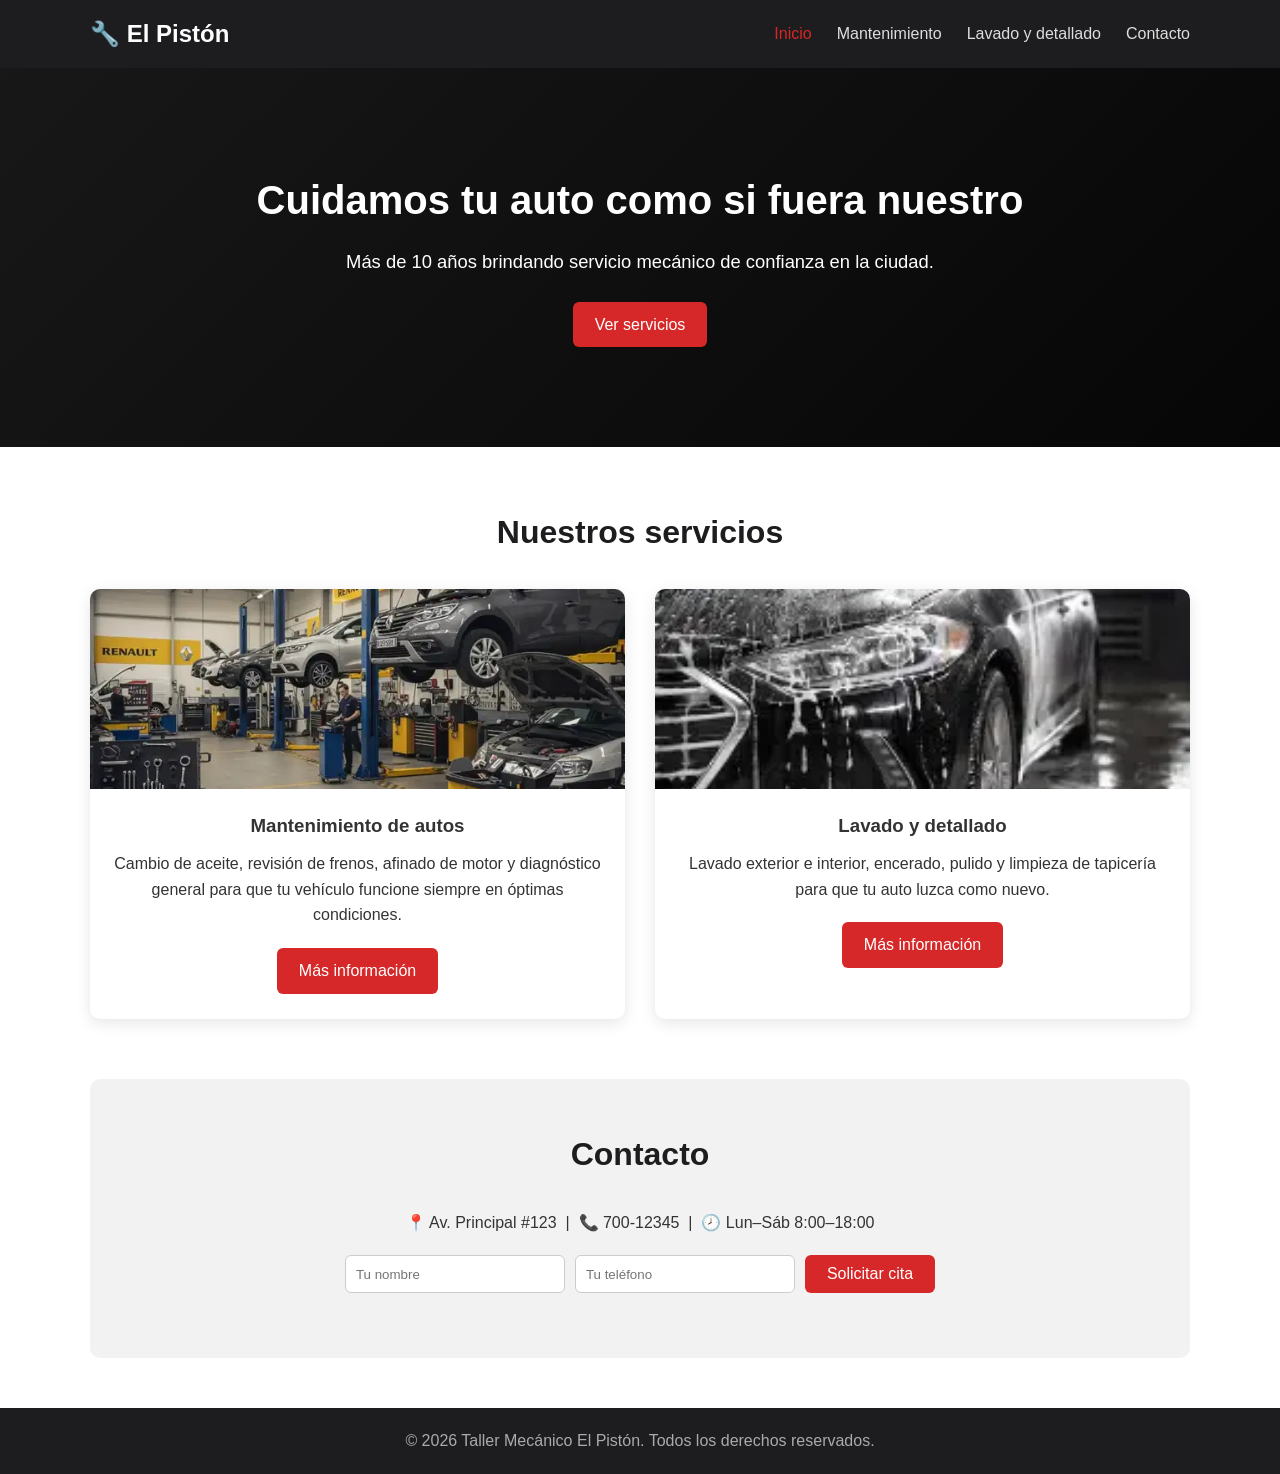
<file: index.html>
<!DOCTYPE html>
<html lang="es">
<head>
  <meta charset="UTF-8">
  <meta name="viewport" content="width=device-width, initial-scale=1.0">
  <title>Taller Mecánico "El Pistón" | Inicio</title>
  <link rel="stylesheet" href="style.css">
</head>
<body>
  <header class="header">
    <div class="contenedor nav">
      <a href="index.html" class="logo">🔧 El Pistón</a>
      <button class="menu-toggle" id="menuToggle" aria-label="Abrir menú">☰</button>
      <nav>
        <ul class="menu" id="menu">
          <li><a href="index.html" class="activo">Inicio</a></li>
          <li><a href="mantenimiento.html">Mantenimiento</a></li>
          <li><a href="lavado.html">Lavado y detallado</a></li>
          <li><a href="#contacto">Contacto</a></li>
        </ul>
      </nav>
    </div>
  </header>

  <section class="hero">
    <div class="contenedor">
      <h1>Cuidamos tu auto como si fuera nuestro</h1>
      <p>Más de 10 años brindando servicio mecánico de confianza en la ciudad.</p>
      <a href="#servicios" class="boton">Ver servicios</a>
    </div>
  </section>

  <main class="contenedor">
    <section id="servicios" class="seccion">
      <h2>Nuestros servicios</h2>
      <div class="tarjetas">
        <article class="tarjeta">
          <img src="img/mantenimiento.webp" alt="Mantenimiento de autos">
          <h3>Mantenimiento de autos</h3>
          <p>Cambio de aceite, revisión de frenos, afinado de motor y diagnóstico general para que tu vehículo funcione siempre en óptimas condiciones.</p>
          <a href="mantenimiento.html" class="boton">Más información</a>
        </article>
        <article class="tarjeta">
          <img src="img/lavado.webp" alt="Lavado y detallado">
          <h3>Lavado y detallado</h3>
          <p>Lavado exterior e interior, encerado, pulido y limpieza de tapicería para que tu auto luzca como nuevo.</p>
          <a href="lavado.html" class="boton">Más información</a>
        </article>
      </div>
    </section>

    <section id="contacto" class="seccion contacto">
      <h2>Contacto</h2>
      <p>📍 Av. Principal #123 &nbsp;|&nbsp; 📞 700-12345 &nbsp;|&nbsp; 🕗 Lun–Sáb 8:00–18:00</p>
      <form id="formContacto" class="formulario">
        <input type="text" id="nombre" placeholder="Tu nombre" required>
        <input type="tel" id="telefono" placeholder="Tu teléfono" required>
        <button type="submit" class="boton">Solicitar cita</button>
      </form>
      <p id="mensaje" class="mensaje"></p>
    </section>
  </main>

  <footer class="footer">
    <p>&copy; <span id="anio"></span> Taller Mecánico El Pistón. Todos los derechos reservados.</p>
  </footer>

  <script src="script.js"></script>
</body>
</html>
</file>
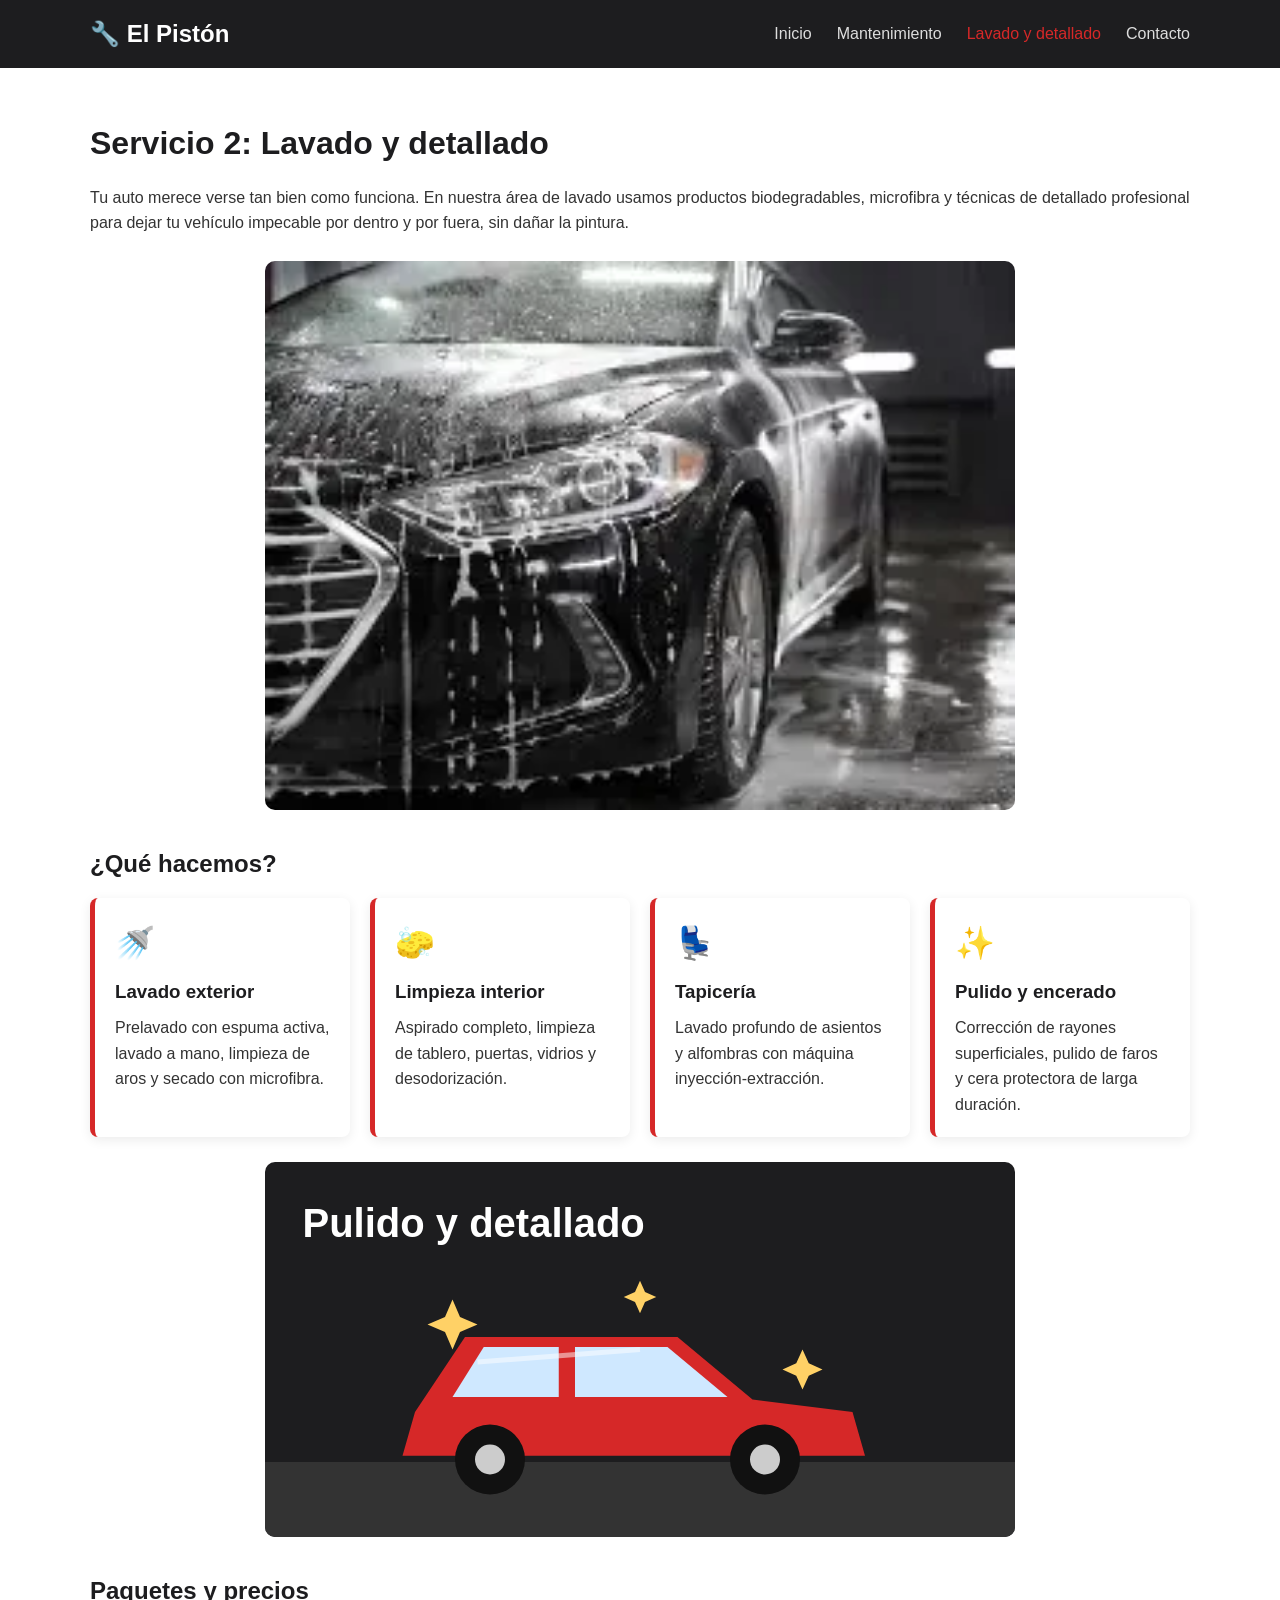
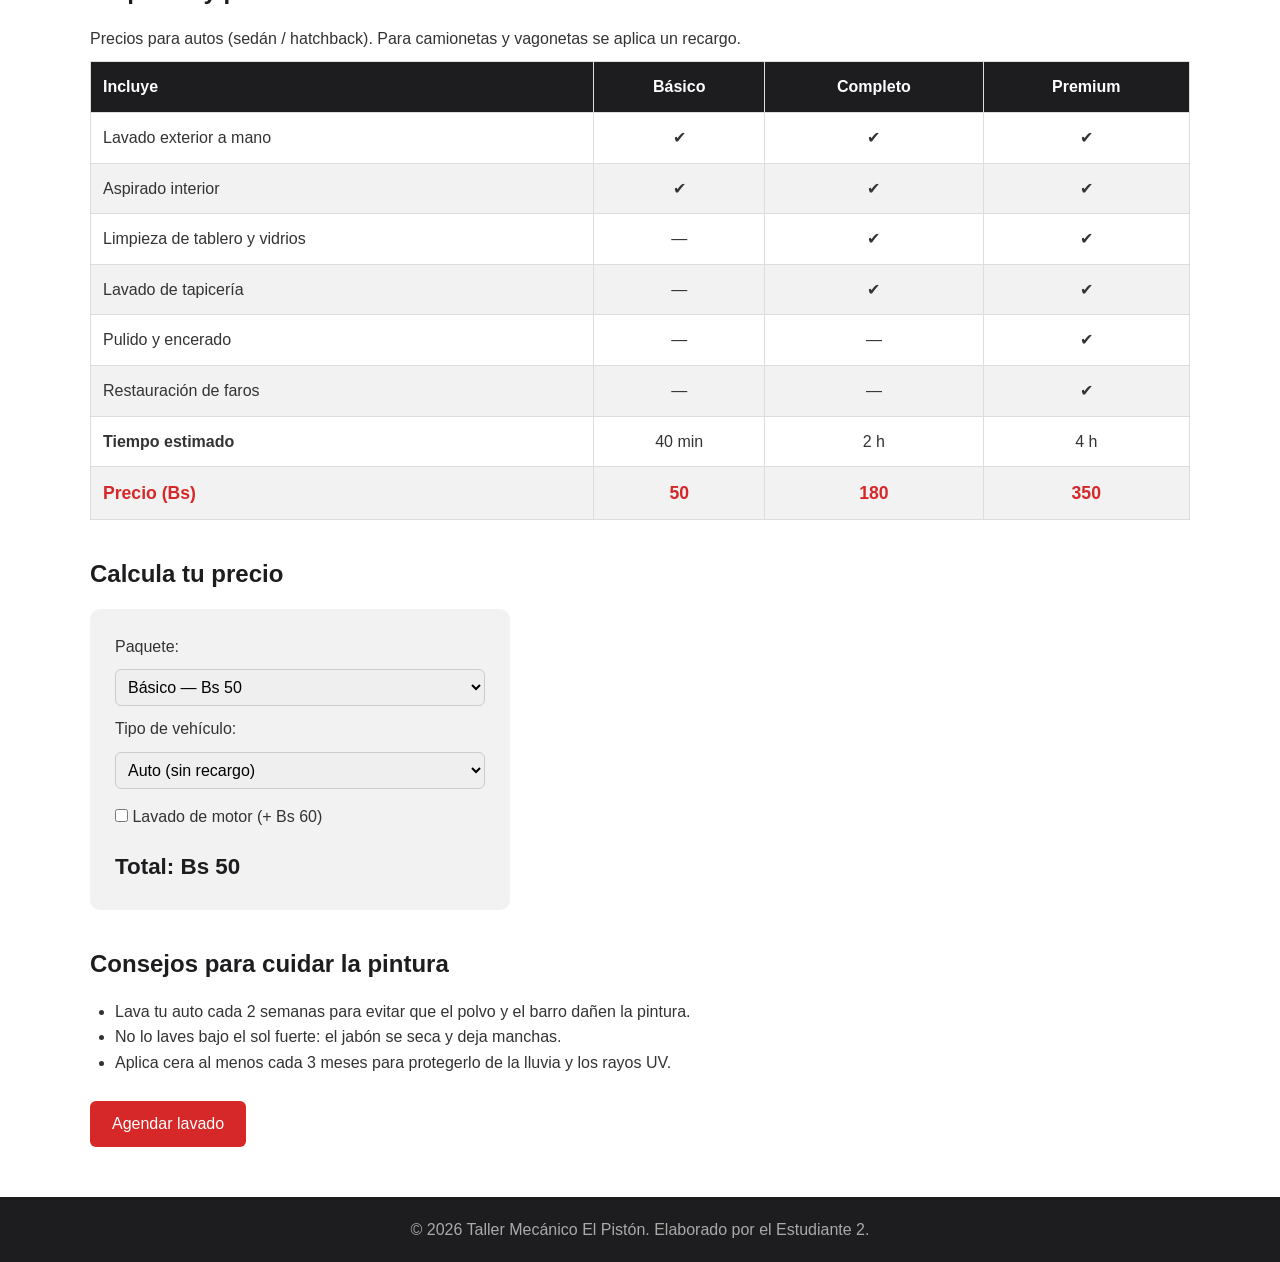
<file: lavado.html>
<!DOCTYPE html>
<html lang="es">
<head>
  <meta charset="UTF-8">
  <meta name="viewport" content="width=device-width, initial-scale=1.0">
  <title>Lavado y detallado | El Pistón</title>
  <link rel="stylesheet" href="style.css">
  <link rel="stylesheet" href="lavado.css">
</head>
<body>
  <header class="header">
    <div class="contenedor nav">
      <a href="index.html" class="logo">🔧 El Pistón</a>
      <button class="menu-toggle" id="menuToggle" aria-label="Abrir menú">☰</button>
      <nav>
        <ul class="menu" id="menu">
          <li><a href="index.html">Inicio</a></li>
          <li><a href="mantenimiento.html">Mantenimiento</a></li>
          <li><a href="lavado.html" class="activo">Lavado y detallado</a></li>
          <li><a href="index.html#contacto">Contacto</a></li>
        </ul>
      </nav>
    </div>
  </header>

  <main class="contenedor detalle">
    <h1>Servicio 2: Lavado y detallado</h1>
    <p>Tu auto merece verse tan bien como funciona. En nuestra área de lavado usamos productos biodegradables, microfibra y técnicas de detallado profesional para dejar tu vehículo impecable por dentro y por fuera, sin dañar la pintura.</p>

    <img src="img/lavado.webp" alt="Auto recibiendo lavado con espuma" class="principal">

    <h2>¿Qué hacemos?</h2>
    <div class="servicios-lavado">
      <article class="item-lavado">
        <span class="icono">🚿</span>
        <h3>Lavado exterior</h3>
        <p>Prelavado con espuma activa, lavado a mano, limpieza de aros y secado con microfibra.</p>
      </article>
      <article class="item-lavado">
        <span class="icono">🧽</span>
        <h3>Limpieza interior</h3>
        <p>Aspirado completo, limpieza de tablero, puertas, vidrios y desodorización.</p>
      </article>
      <article class="item-lavado">
        <span class="icono">💺</span>
        <h3>Tapicería</h3>
        <p>Lavado profundo de asientos y alfombras con máquina inyección-extracción.</p>
      </article>
      <article class="item-lavado">
        <span class="icono">✨</span>
        <h3>Pulido y encerado</h3>
        <p>Corrección de rayones superficiales, pulido de faros y cera protectora de larga duración.</p>
      </article>
    </div>

    <img src="img/detallado.svg" alt="Auto pulido y brillante después del detallado" class="principal">

    <h2>Paquetes y precios</h2>
    <p>Precios para autos (sedán / hatchback). Para camionetas y vagonetas se aplica un recargo.</p>
    <table>
      <thead>
        <tr><th>Incluye</th><th>Básico</th><th>Completo</th><th>Premium</th></tr>
      </thead>
      <tbody>
        <tr><td>Lavado exterior a mano</td><td>✔</td><td>✔</td><td>✔</td></tr>
        <tr><td>Aspirado interior</td><td>✔</td><td>✔</td><td>✔</td></tr>
        <tr><td>Limpieza de tablero y vidrios</td><td>—</td><td>✔</td><td>✔</td></tr>
        <tr><td>Lavado de tapicería</td><td>—</td><td>✔</td><td>✔</td></tr>
        <tr><td>Pulido y encerado</td><td>—</td><td>—</td><td>✔</td></tr>
        <tr><td>Restauración de faros</td><td>—</td><td>—</td><td>✔</td></tr>
        <tr><td><strong>Tiempo estimado</strong></td><td>40 min</td><td>2 h</td><td>4 h</td></tr>
        <tr class="fila-precio"><td><strong>Precio (Bs)</strong></td><td>50</td><td>180</td><td>350</td></tr>
      </tbody>
    </table>

    <h2>Calcula tu precio</h2>
    <div class="calculadora">
      <label for="paquete">Paquete:</label>
      <select id="paquete">
        <option value="50">Básico — Bs 50</option>
        <option value="180">Completo — Bs 180</option>
        <option value="350">Premium — Bs 350</option>
      </select>

      <label for="vehiculo">Tipo de vehículo:</label>
      <select id="vehiculo">
        <option value="1">Auto (sin recargo)</option>
        <option value="1.2">Vagoneta / SUV (+20%)</option>
        <option value="1.4">Camioneta (+40%)</option>
      </select>

      <label class="extra"><input type="checkbox" id="motor" value="60"> Lavado de motor (+ Bs 60)</label>

      <p class="resultado">Total: Bs <span id="totalLavado">50</span></p>
    </div>

    <h2>Consejos para cuidar la pintura</h2>
    <ul>
      <li>Lava tu auto cada 2 semanas para evitar que el polvo y el barro dañen la pintura.</li>
      <li>No lo laves bajo el sol fuerte: el jabón se seca y deja manchas.</li>
      <li>Aplica cera al menos cada 3 meses para protegerlo de la lluvia y los rayos UV.</li>
    </ul>
    <br>
    <a href="index.html#contacto" class="boton">Agendar lavado</a>
  </main>

  <footer class="footer">
    <p>&copy; <span id="anio"></span> Taller Mecánico El Pistón. Elaborado por el Estudiante 2.</p>
  </footer>

  <script src="script.js"></script>
  <script src="lavado.js"></script>
</body>
</html>
</file>
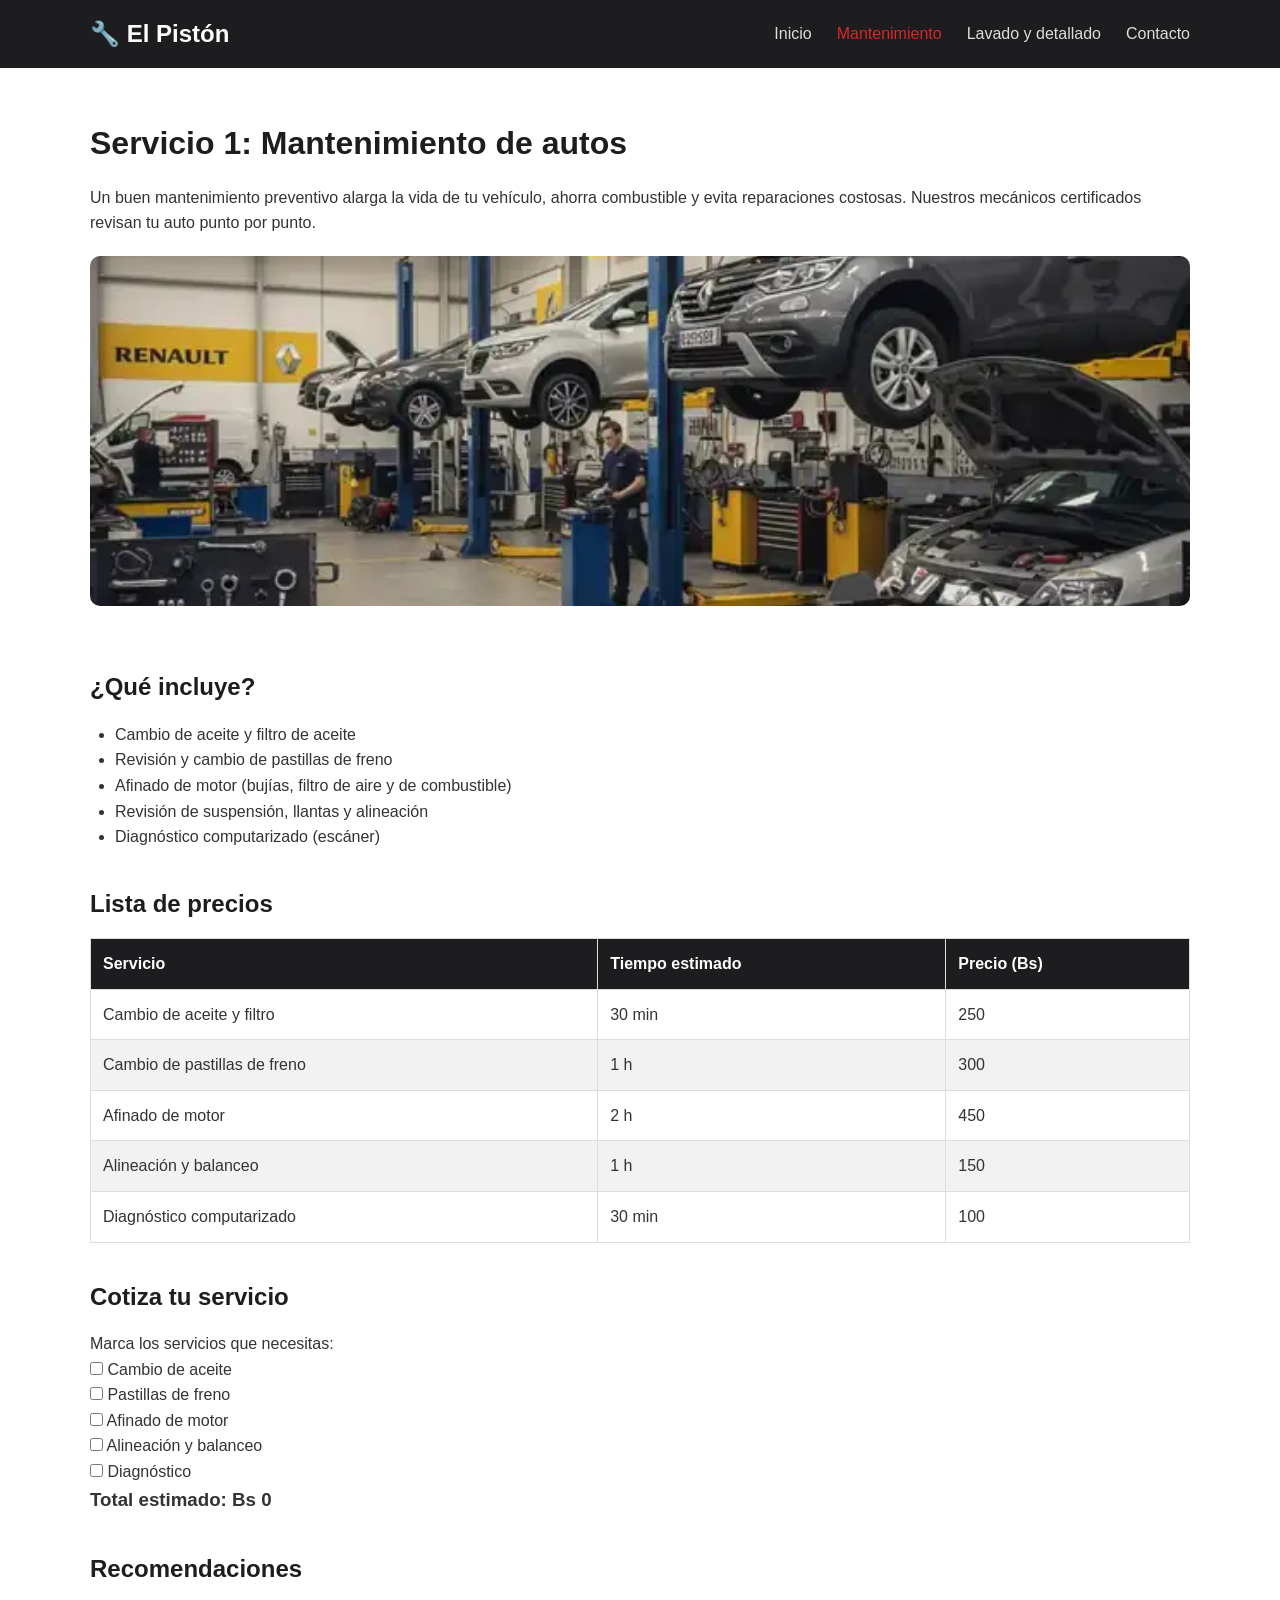
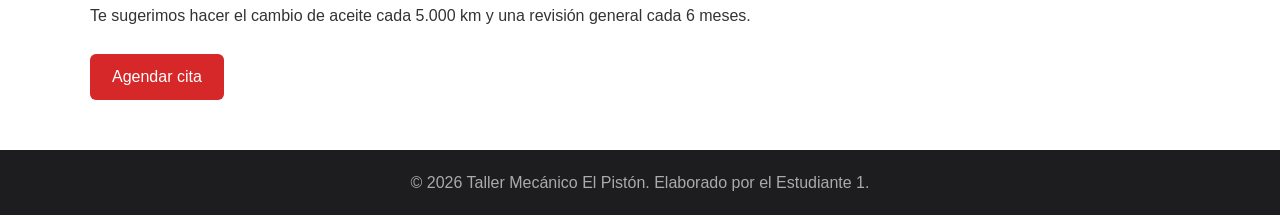
<file: mantenimiento.html>
<!DOCTYPE html>
<html lang="es">
<head>
  <meta charset="UTF-8">
  <meta name="viewport" content="width=device-width, initial-scale=1.0">
  <title>Mantenimiento de autos | El Pistón</title>
  <link rel="stylesheet" href="style.css">
</head>
<body>
  <header class="header">
    <div class="contenedor nav">
      <a href="index.html" class="logo">🔧 El Pistón</a>
      <button class="menu-toggle" id="menuToggle" aria-label="Abrir menú">☰</button>
      <nav>
        <ul class="menu" id="menu">
          <li><a href="index.html">Inicio</a></li>
          <li><a href="mantenimiento.html" class="activo">Mantenimiento</a></li>
          <li><a href="lavado.html">Lavado y detallado</a></li>
          <li><a href="index.html#contacto">Contacto</a></li>
        </ul>
      </nav>
    </div>
  </header>

  <main class="contenedor detalle">
    <h1>Servicio 1: Mantenimiento de autos</h1>
    <p>Un buen mantenimiento preventivo alarga la vida de tu vehículo, ahorra combustible y evita reparaciones costosas. Nuestros mecánicos certificados revisan tu auto punto por punto.</p>

    <img src="img/mantenimiento.webp" alt="Mecánico revisando un auto" class="principal">

    <h2>¿Qué incluye?</h2>
    <ul>
      <li>Cambio de aceite y filtro de aceite</li>
      <li>Revisión y cambio de pastillas de freno</li>
      <li>Afinado de motor (bujías, filtro de aire y de combustible)</li>
      <li>Revisión de suspensión, llantas y alineación</li>
      <li>Diagnóstico computarizado (escáner)</li>
    </ul>

    <h2>Lista de precios</h2>
    <table>
      <thead>
        <tr><th>Servicio</th><th>Tiempo estimado</th><th>Precio (Bs)</th></tr>
      </thead>
      <tbody>
        <tr><td>Cambio de aceite y filtro</td><td>30 min</td><td>250</td></tr>
        <tr><td>Cambio de pastillas de freno</td><td>1 h</td><td>300</td></tr>
        <tr><td>Afinado de motor</td><td>2 h</td><td>450</td></tr>
        <tr><td>Alineación y balanceo</td><td>1 h</td><td>150</td></tr>
        <tr><td>Diagnóstico computarizado</td><td>30 min</td><td>100</td></tr>
      </tbody>
    </table>

    <h2>Cotiza tu servicio</h2>
    <p>Marca los servicios que necesitas:</p>
    <p>
      <label><input type="checkbox" class="servicio-check" value="250"> Cambio de aceite</label><br>
      <label><input type="checkbox" class="servicio-check" value="300"> Pastillas de freno</label><br>
      <label><input type="checkbox" class="servicio-check" value="450"> Afinado de motor</label><br>
      <label><input type="checkbox" class="servicio-check" value="150"> Alineación y balanceo</label><br>
      <label><input type="checkbox" class="servicio-check" value="100"> Diagnóstico</label>
    </p>
    <h3>Total estimado: Bs <span id="total">0</span></h3>

    <h2>Recomendaciones</h2>
    <p>Te sugerimos hacer el cambio de aceite cada 5.000 km y una revisión general cada 6 meses.</p>
    <br>
    <a href="index.html#contacto" class="boton">Agendar cita</a>
  </main>

  <footer class="footer">
    <p>&copy; <span id="anio"></span> Taller Mecánico El Pistón. Elaborado por el Estudiante 1.</p>
  </footer>

  <script src="script.js"></script>
</body>
</html>
</file>
<file: style.css>
* { margin: 0; padding: 0; box-sizing: border-box; }

:root {
  --rojo: #d62828;
  --oscuro: #1d1d1f;
  --gris: #f2f2f2;
  --texto: #333;
}

body {
  font-family: "Segoe UI", Arial, sans-serif;
  color: var(--texto);
  line-height: 1.6;
}

.contenedor { width: 90%; max-width: 1100px; margin: 0 auto; }

/* ===== Menú ===== */
.header { background: var(--oscuro); position: sticky; top: 0; z-index: 10; }
.nav { display: flex; justify-content: space-between; align-items: center; padding: 15px 0; }
.logo { color: #fff; font-size: 1.5rem; font-weight: bold; text-decoration: none; }
.menu { list-style: none; display: flex; gap: 25px; }
.menu a { color: #ddd; text-decoration: none; transition: color .3s; }
.menu a:hover, .menu a.activo { color: var(--rojo); }
.menu-toggle { display: none; background: none; border: none; color: #fff; font-size: 1.8rem; cursor: pointer; }

/* ===== Portada ===== */
.hero {
  background: linear-gradient(rgba(0,0,0,.65), rgba(0,0,0,.65)), linear-gradient(135deg, #444, #111);
  color: #fff; text-align: center; padding: 100px 0;
}
.hero h1 { font-size: 2.5rem; margin-bottom: 15px; }
.hero p { margin-bottom: 25px; font-size: 1.15rem; }

.boton {
  display: inline-block; background: var(--rojo); color: #fff; padding: 10px 22px;
  border: none; border-radius: 6px; text-decoration: none; cursor: pointer; font-size: 1rem;
  transition: background .3s;
}
.boton:hover { background: #a61e1e; }

/* ===== Secciones ===== */
.seccion { padding: 60px 0; text-align: center; }
.seccion h2 { font-size: 2rem; margin-bottom: 30px; color: var(--oscuro); }

.tarjetas { display: grid; grid-template-columns: repeat(auto-fit, minmax(280px, 1fr)); gap: 30px; }
.tarjeta {
  background: #fff; border-radius: 10px; box-shadow: 0 4px 15px rgba(0,0,0,.1);
  overflow: hidden; padding-bottom: 25px; transition: transform .3s;
}
.tarjeta:hover { transform: translateY(-6px); }
.tarjeta img { width: 100%; height: 200px; object-fit: cover; background: var(--gris); }
.tarjeta h3 { margin: 15px 0 10px; }
.tarjeta p { padding: 0 20px 20px; }

/* ===== Páginas de servicio ===== */
.detalle { padding: 50px 0; }
.detalle h1 { color: var(--oscuro); margin-bottom: 15px; }
.detalle h2 { margin: 35px 0 15px; color: var(--oscuro); }
.detalle img.principal { width: 100%; max-height: 350px; object-fit: cover; border-radius: 10px; margin: 20px 0; }
.detalle ul { margin-left: 25px; }

table { width: 100%; border-collapse: collapse; margin-top: 10px; }
th, td { padding: 12px; border: 1px solid #ddd; text-align: left; }
th { background: var(--oscuro); color: #fff; }
tr:nth-child(even) { background: var(--gris); }

/* ===== Contacto ===== */
.contacto { background: var(--gris); border-radius: 10px; padding: 50px 20px; margin-bottom: 50px; }
.formulario { display: flex; flex-wrap: wrap; gap: 10px; justify-content: center; margin-top: 20px; }
.formulario input { padding: 10px; border: 1px solid #ccc; border-radius: 6px; min-width: 220px; }
.mensaje { margin-top: 15px; font-weight: bold; color: green; }

/* ===== Pie ===== */
.footer { background: var(--oscuro); color: #aaa; text-align: center; padding: 20px 0; }

/* ===== Responsive ===== */
@media (max-width: 768px) {
  .menu-toggle { display: block; }
  .menu { display: none; flex-direction: column; position: absolute; top: 60px; right: 0; left: 0;
          background: var(--oscuro); padding: 20px; text-align: center; }
  .menu.abierto { display: flex; }
  .hero h1 { font-size: 1.8rem; }
}
</file>
<file: lavado.css>
/* ===== Estilos propios de la página Lavado y detallado (Estudiante 2) ===== */
.servicios-lavado {
  display: grid;
  grid-template-columns: repeat(auto-fit, minmax(220px, 1fr));
  gap: 20px;
}
.item-lavado {
  background: #fff;
  border-left: 5px solid var(--rojo);
  border-radius: 8px;
  box-shadow: 0 3px 12px rgba(0,0,0,.08);
  padding: 20px;
  transition: transform .3s;
}
.item-lavado:hover { transform: translateY(-4px); }
.item-lavado .icono { font-size: 2rem; }
.item-lavado h3 { margin: 8px 0; color: var(--oscuro); }

.fila-precio td { font-size: 1.1rem; color: var(--rojo); font-weight: bold; }
td:not(:first-child), th:not(:first-child) { text-align: center; }

.calculadora {
  background: var(--gris);
  border-radius: 10px;
  padding: 25px;
  display: grid;
  gap: 10px;
  max-width: 420px;
}
.calculadora select { padding: 8px; border: 1px solid #ccc; border-radius: 6px; font-size: 1rem; }
.calculadora .extra { margin-top: 5px; }
.calculadora .resultado { font-size: 1.4rem; font-weight: bold; color: var(--oscuro); margin-top: 10px; }

/* Mostrar las imágenes completas (sin recortar el texto del SVG) */
.detalle img.principal { max-height: none; height: auto; max-width: 750px; display: block; margin: 25px auto; }
</file>
